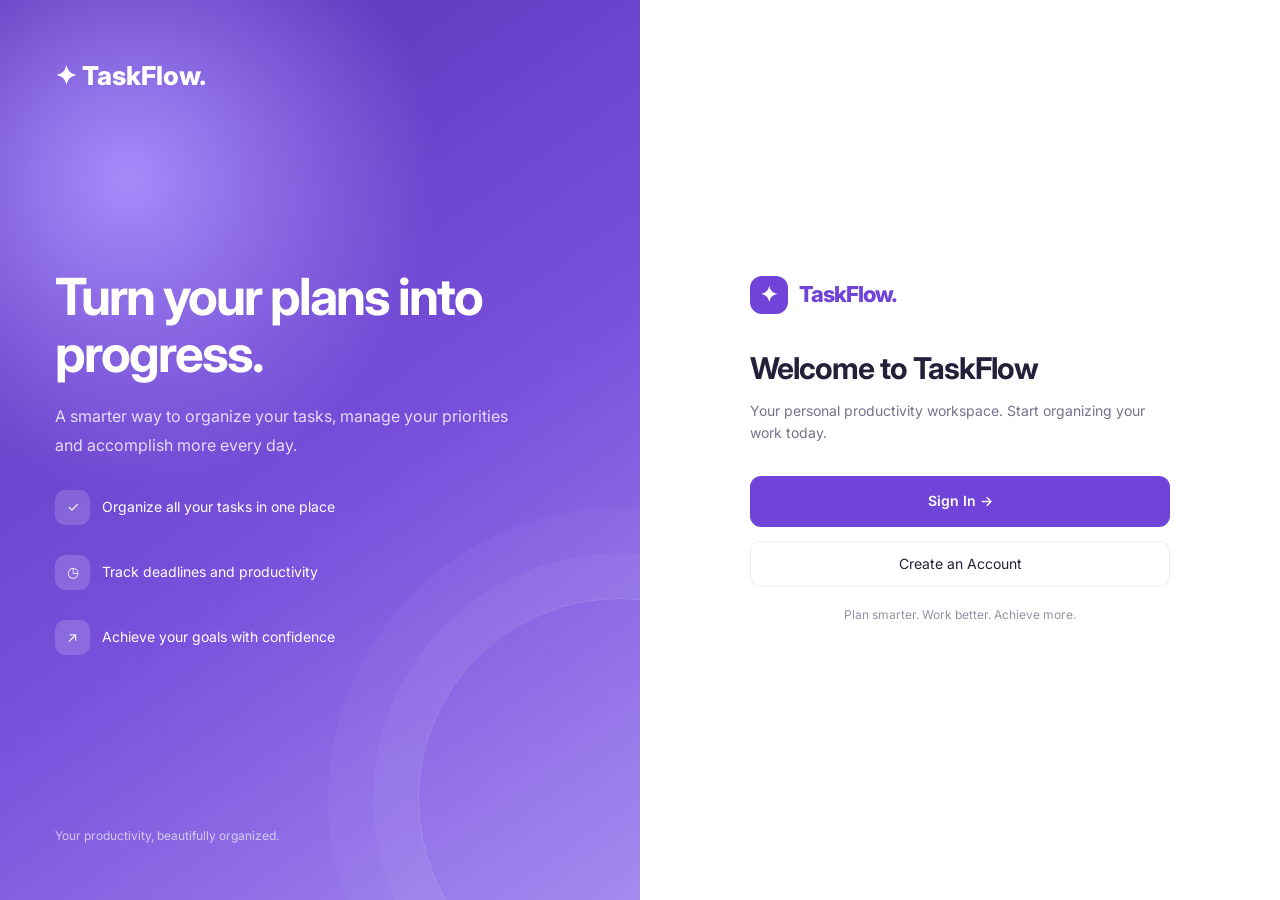
<file: frontend/index.html>
<!DOCTYPE html>
<html lang="en">
<head>
    <meta charset="UTF-8">
    <meta name="viewport" content="width=device-width, initial-scale=1.0">
    <meta name="description" content="TaskFlow productivity and task management workspace">
    <title>TaskFlow | Organize Your Work</title>
    <link rel="stylesheet" href="css/style.css">
    <link rel="stylesheet" href="css/auth.css">
</head>
<body>

<div class="auth-page">

    <section class="auth-visual">
        <div class="auth-brand">✦ TaskFlow.</div>

        <div class="auth-hero">
            <h1>Turn your plans into progress.</h1>

            <p>
                A smarter way to organize your tasks,
                manage your priorities and accomplish
                more every day.
            </p>

            <div class="auth-feature">
                <span>✓</span>
                Organize all your tasks in one place
            </div>

            <div class="auth-feature">
                <span>◷</span>
                Track deadlines and productivity
            </div>

            <div class="auth-feature">
                <span>↗</span>
                Achieve your goals with confidence
            </div>
        </div>

        <div class="auth-visual-footer">
            Your productivity, beautifully organized.
        </div>
    </section>

    <section class="auth-form-side">

        <div class="auth-form">

            <div class="brand" style="padding:0;margin-bottom:30px">
                <span class="brand-icon">✦</span>
                <span class="brand-name">TaskFlow.</span>
            </div>

            <h2>Welcome to TaskFlow</h2>

            <p class="auth-description">
                Your personal productivity workspace.
                Start organizing your work today.
            </p>

            <a href="login.html"
               class="primary-btn"
               style="display:block;text-align:center;margin-bottom:14px">
                Sign In →
            </a>

            <a href="register.html"
               class="secondary-btn"
               style="display:block;text-align:center">
                Create an Account
            </a>

            <p class="auth-note">
                Plan smarter. Work better. Achieve more.
            </p>

        </div>

    </section>

</div>

</body>
</html>
</file>
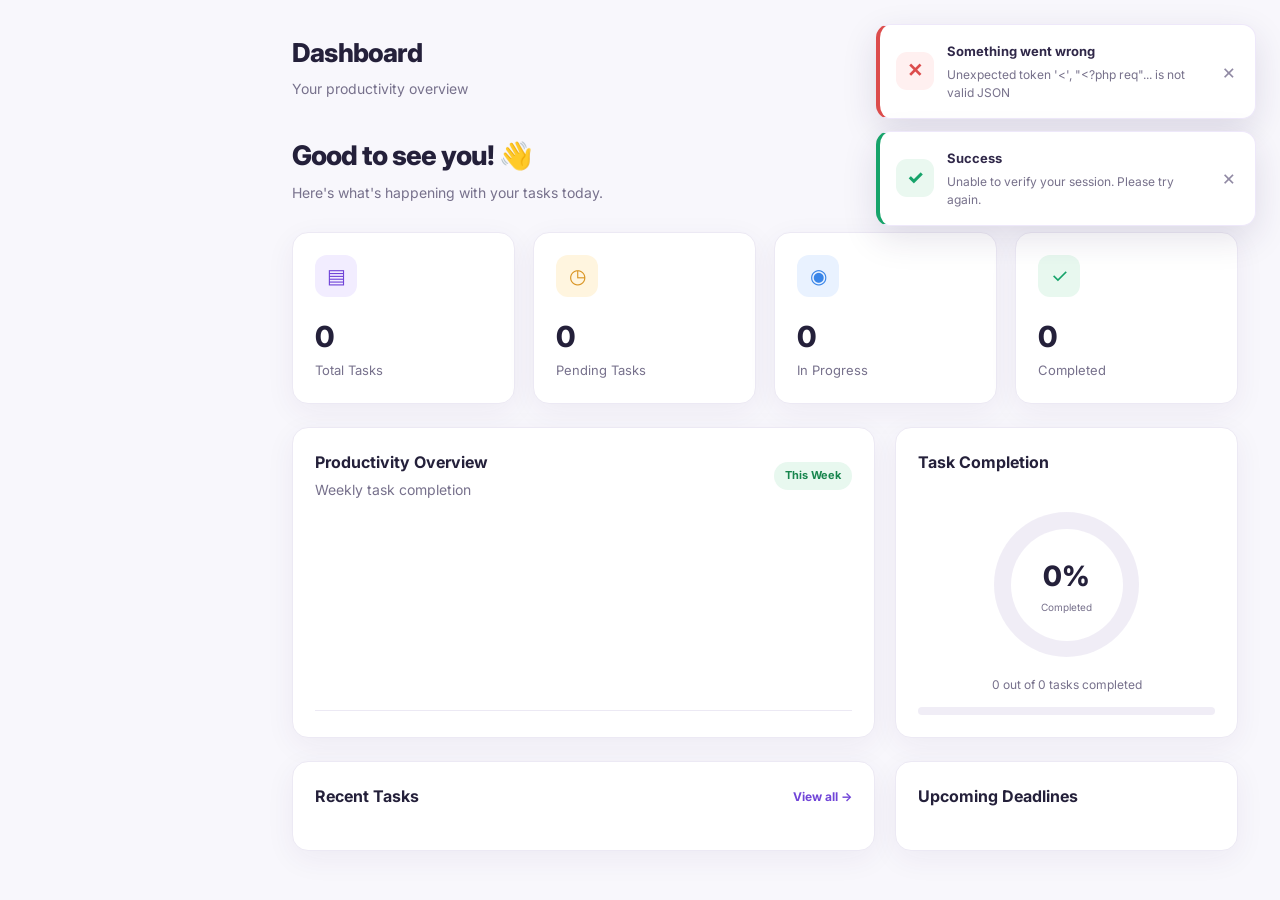
<file: frontend/dashboard.html>
<!DOCTYPE html>
<html lang="en">
<head>
    <meta charset="UTF-8">
    <meta name="viewport" content="width=device-width, initial-scale=1.0">
    <title>Dashboard | TaskFlow</title>
    <link rel="stylesheet" href="css/style.css">
    <link rel="stylesheet" href="css/responsive.css">
</head>
<body>
<div class="app-container">
    <div id="appSidebar"></div>

    <main class="main-content">
        <header class="topbar">
            <div style="display:flex;align-items:center;gap:12px">
                <button class="mobile-toggle" id="mobileToggle" aria-label="Open navigation">☰</button>
                <div>
                    <h1 class="page-title">Dashboard</h1>
                    <p class="page-subtitle">Your productivity overview</p>
                </div>
            </div>
            <button class="primary-btn" onclick="openTaskModal()">+ Add New Task</button>
        </header>

        <section class="welcome-section">
            <h1>Good to see you! 👋</h1>
            <p>Here's what's happening with your tasks today.</p>
        </section>

        <section class="stat-grid">
            <div class="stat-card">
                <div class="stat-icon">▤</div>
                <div class="stat-value" id="totalTasks">0</div>
                <div class="stat-label">Total Tasks</div>
            </div>
            <div class="stat-card">
                <div class="stat-icon" style="background:#FFF5DF;color:#D99422">◷</div>
                <div class="stat-value" id="pendingTasks">0</div>
                <div class="stat-label">Pending Tasks</div>
            </div>
            <div class="stat-card">
                <div class="stat-icon" style="background:#E9F2FF;color:#3985E8">◉</div>
                <div class="stat-value" id="progressTasks">0</div>
                <div class="stat-label">In Progress</div>
            </div>
            <div class="stat-card">
                <div class="stat-icon" style="background:#E8F8EF;color:#16A36A">✓</div>
                <div class="stat-value" id="completedTasks">0</div>
                <div class="stat-label">Completed</div>
            </div>
        </section>

        <section class="dashboard-grid">
            <div class="card">
                <div class="section-heading">
                    <div>
                        <h2>Productivity Overview</h2>
                        <p class="page-subtitle">Weekly task completion</p>
                    </div>
                    <span class="status completed">This Week</span>
                </div>
                <div class="chart-area" id="productivityChart"></div>
            </div>

            <div class="card">
                <div class="section-heading"><h2>Task Completion</h2></div>
                <div style="text-align:center;padding:18px 0">
                    <div id="completionCircle" style="width:145px;height:145px;border-radius:50%;margin:auto;display:grid;place-items:center;background:conic-gradient(#7044D8 0% 0%,#F0EDF6 0% 100%)">
                        <div style="width:112px;height:112px;border-radius:50%;background:white;display:grid;place-items:center">
                            <div>
                                <div id="completionPercent" style="font-size:28px;font-weight:800;text-align:center">0%</div>
                                <div style="color:#77718C;font-size:10px;text-align:center">Completed</div>
                            </div>
                        </div>
                    </div>
                </div>
                <p id="completionText" style="text-align:center;color:var(--muted);font-size:12px">0 out of 0 tasks completed</p>
                <div class="completion-bar">
                    <div class="completion-fill" id="completionFill" style="width:0%"></div>
                </div>
            </div>
        </section>

        <section class="dashboard-grid">
            <div class="card">
                <div class="section-heading">
                    <h2>Recent Tasks</h2>
                    <a href="tasks.html" class="text-link">View all →</a>
                </div>
                <div id="recentTasks"></div>
            </div>

            <div class="card">
                <div class="section-heading"><h2>Upcoming Deadlines</h2></div>
                <div id="upcomingDeadlines"></div>
            </div>
        </section>
    </main>
</div>

<div class="modal-overlay" id="taskModal">
    <div class="modal">
        <div class="modal-header">
            <h2 id="modalTitle">Create New Task</h2>
            <button class="modal-close" onclick="closeTaskModal()" aria-label="Close modal">×</button>
        </div>
        <form id="taskForm">
            <input type="hidden" name="id">
            <div class="form-group">
                <label class="form-label">Task Title</label>
                <input class="form-input" type="text" name="title" maxlength="200" placeholder="What needs to be done?" required>
            </div>
            <div class="form-group">
                <label class="form-label">Description</label>
                <textarea class="form-input" name="description" rows="3" placeholder="Add task details..."></textarea>
            </div>
            <div class="form-group">
                <label class="form-label">Status</label>
                <select class="form-input" name="status">
                    <option>Pending</option><option>In Progress</option><option>Completed</option>
                </select>
            </div>
            <div class="form-group">
                <label class="form-label">Priority</label>
                <select class="form-input" name="priority">
                    <option>Low</option><option selected>Medium</option><option>High</option>
                </select>
            </div>
            <div class="form-group">
                <label class="form-label">Due Date</label>
                <input class="form-input" type="date" name="due_date">
            </div>
            <div class="modal-actions">
                <button type="button" class="secondary-btn" onclick="closeTaskModal()">Cancel</button>
                <button type="submit" class="primary-btn">Save Task</button>
            </div>
        </form>
    </div>
</div>

<script src="js/app.js"></script>
<script src="js/dashboard.js"></script>
</body>
</html>
</file>
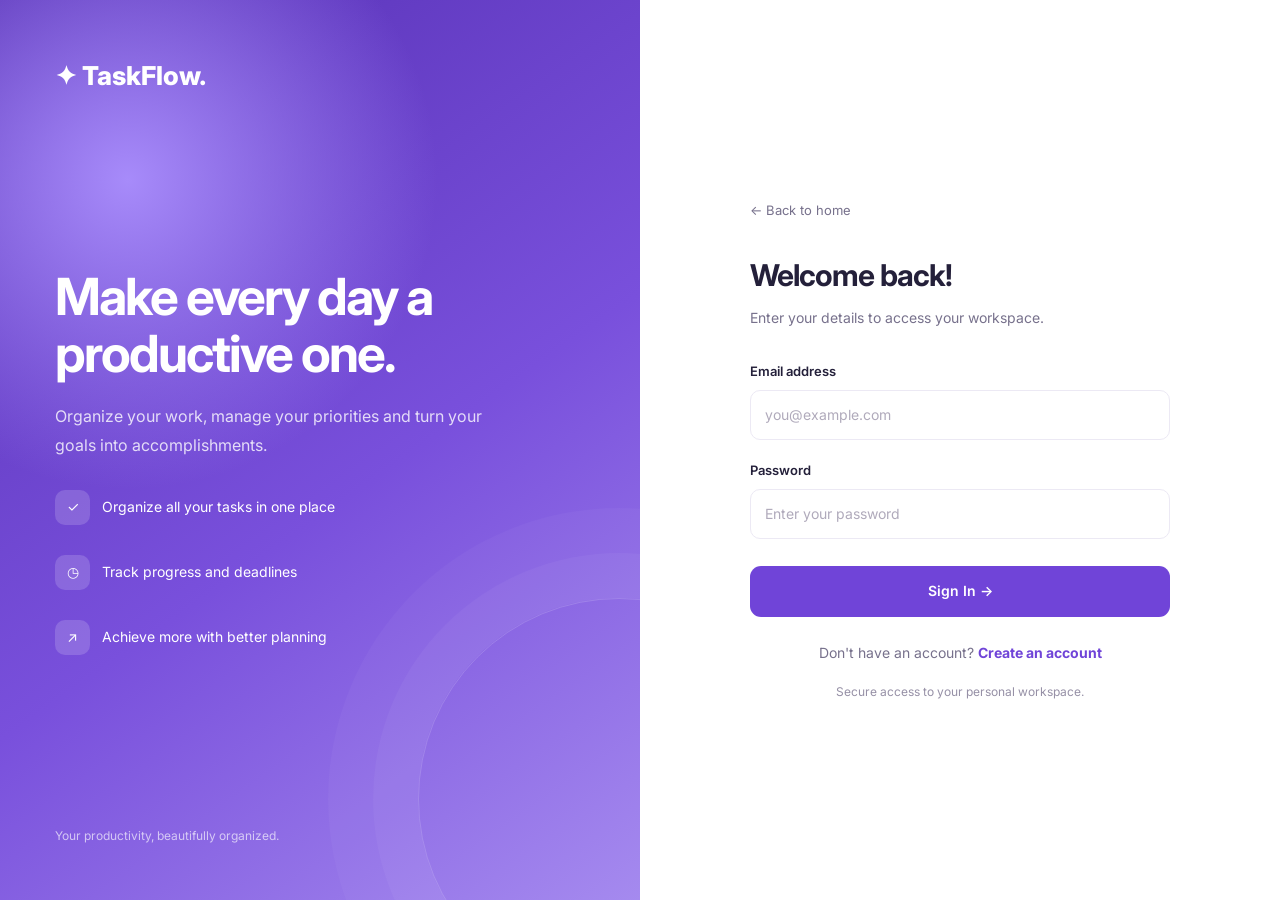
<file: frontend/login.html>
<!DOCTYPE html>
<html lang="en">
<head>
    <meta charset="UTF-8">
    <meta name="viewport" content="width=device-width, initial-scale=1.0">
    <title>Login | TaskFlow</title>
    <link rel="stylesheet" href="css/style.css">
    <link rel="stylesheet" href="css/auth.css">
</head>
<body>

<div class="auth-page">

    <section class="auth-visual">

        <div class="auth-brand">✦ TaskFlow.</div>

        <div class="auth-hero">
            <h1>Make every day a productive one.</h1>

            <p>
                Organize your work, manage your priorities
                and turn your goals into accomplishments.
            </p>

            <div class="auth-feature">
                <span>✓</span>
                Organize all your tasks in one place
            </div>

            <div class="auth-feature">
                <span>◷</span>
                Track progress and deadlines
            </div>

            <div class="auth-feature">
                <span>↗</span>
                Achieve more with better planning
            </div>
        </div>

        <div class="auth-visual-footer">
            Your productivity, beautifully organized.
        </div>

    </section>

    <section class="auth-form-side">

        <div class="auth-form">

            <a href="index.html" class="auth-back">
                ← Back to home
            </a>

            <h2>Welcome back!</h2>

            <p class="auth-description">
                Enter your details to access your workspace.
            </p>

            <form id="loginForm">

                <div class="form-group">
                    <label class="form-label" for="email">
                        Email address
                    </label>

                    <input
                        class="form-input"
                        type="email"
                        id="email"
                        name="email"
                        placeholder="you@example.com"
                        autocomplete="email"
                        required
                    >
                </div>

                <div class="form-group">
                    <label class="form-label" for="password">
                        Password
                    </label>

                    <input
                        class="form-input"
                        type="password"
                        id="password"
                        name="password"
                        placeholder="Enter your password"
                        autocomplete="current-password"
                        required
                    >
                </div>

                <button class="primary-btn" type="submit">
                    Sign In →
                </button>

            </form>

            <p class="auth-switch">
                Don't have an account?
                <a href="register.html">Create an account</a>
            </p>

            <p class="auth-note">
                Secure access to your personal workspace.
            </p>

        </div>

    </section>

</div>

<script src="js/app.js"></script>
<script src="js/auth.js"></script>
</body>
</html>
</file>
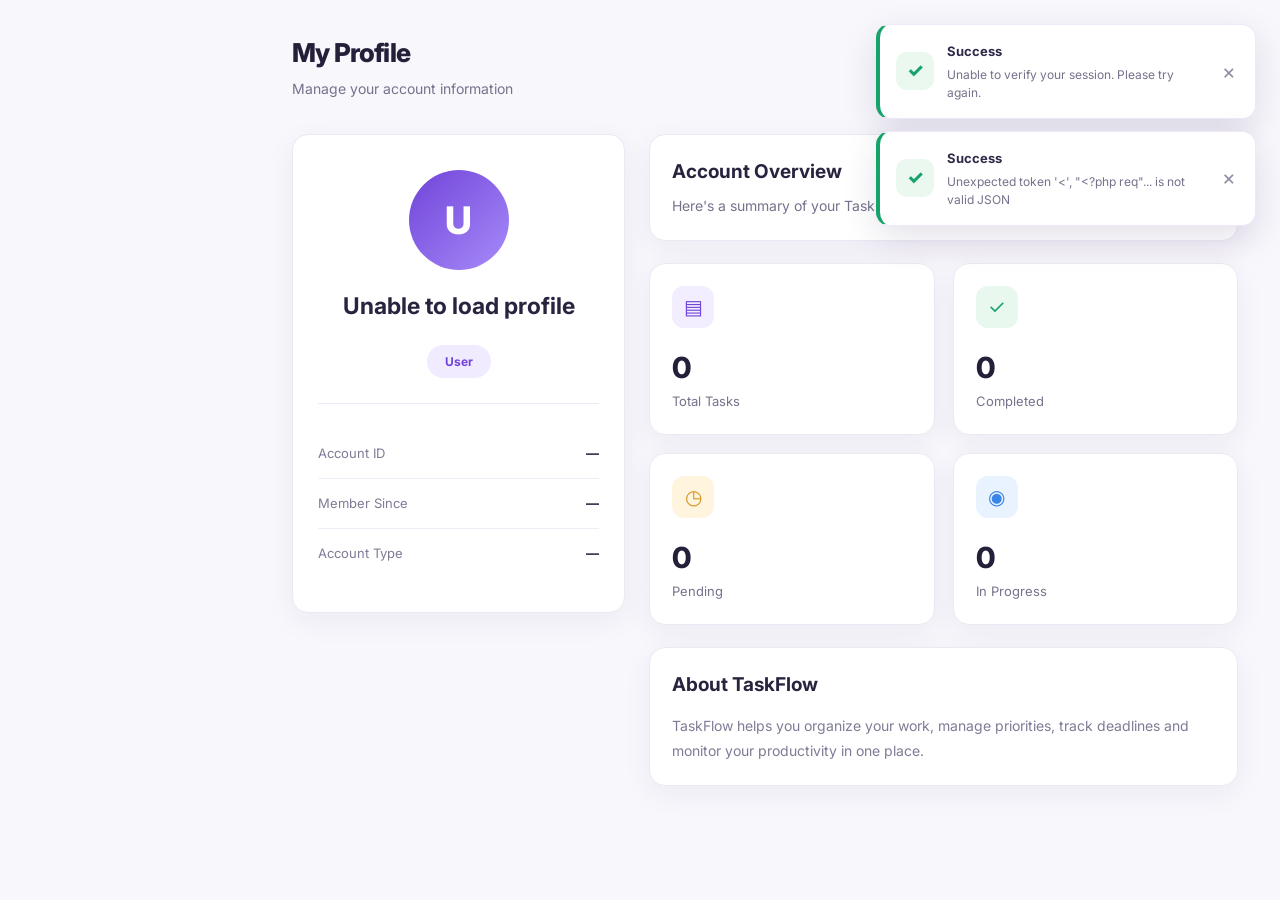
<file: frontend/profile.html>
<!DOCTYPE html>
<html lang="en">
<head>
    <meta charset="UTF-8">
    <meta name="viewport" content="width=device-width, initial-scale=1.0">
    <title>My Profile | TaskFlow</title>
    <link rel="stylesheet" href="css/style.css">
    <link rel="stylesheet" href="css/responsive.css">
    <link rel="stylesheet" href="css/profile.css">
</head>
<body>

<div class="app-container">
    <div id="appSidebar"></div>

    <main class="main-content">
        <header class="topbar">
            <div style="display:flex;align-items:center;gap:12px">
                <button class="mobile-toggle" id="mobileToggle"
                        aria-label="Open navigation">☰</button>
                <div>
                    <h1 class="page-title">My Profile</h1>
                    <p class="page-subtitle">Manage your account information</p>
                </div>
            </div>
        </header>

        <section class="profile-layout">
            <div class="card profile-card">
                <div class="profile-avatar" id="profileAvatar">U</div>

                <h2 id="profileName">Loading profile...</h2>
                <p id="profileEmail" class="page-subtitle"></p>

                <span class="profile-role" id="profileRole">User</span>

                <div class="profile-divider"></div>

                <div class="profile-detail">
                    <span>Account ID</span>
                    <strong id="profileId">—</strong>
                </div>

                <div class="profile-detail">
                    <span>Member Since</span>
                    <strong id="profileJoined">—</strong>
                </div>

                <div class="profile-detail">
                    <span>Account Type</span>
                    <strong id="profileAccountType">—</strong>
                </div>
            </div>

            <div class="profile-right">
                <div class="card profile-welcome">
                    <h2>Account Overview</h2>
                    <p class="page-subtitle">
                        Here's a summary of your TaskFlow activity.
                    </p>
                </div>

                <section class="profile-stat-grid">
                    <div class="stat-card">
                        <div class="stat-icon">▤</div>
                        <div class="stat-value" id="profileTotal">0</div>
                        <div class="stat-label">Total Tasks</div>
                    </div>

                    <div class="stat-card">
                        <div class="stat-icon"
                             style="background:#E8F8EF;color:#16A36A">✓</div>
                        <div class="stat-value" id="profileCompleted">0</div>
                        <div class="stat-label">Completed</div>
                    </div>

                    <div class="stat-card">
                        <div class="stat-icon"
                             style="background:#FFF5DF;color:#D99422">◷</div>
                        <div class="stat-value" id="profilePending">0</div>
                        <div class="stat-label">Pending</div>
                    </div>

                    <div class="stat-card">
                        <div class="stat-icon"
                             style="background:#E9F2FF;color:#3985E8">◉</div>
                        <div class="stat-value" id="profileProgress">0</div>
                        <div class="stat-label">In Progress</div>
                    </div>
                </section>

                <div class="card profile-about">
                    <h2>About TaskFlow</h2>
                    <p>
                        TaskFlow helps you organize your work, manage priorities,
                        track deadlines and monitor your productivity in one place.
                    </p>
                </div>
            </div>
        </section>
    </main>
</div>

<script src="js/app.js"></script>
<script src="js/profile.js"></script>

</body>
</html>
</file>
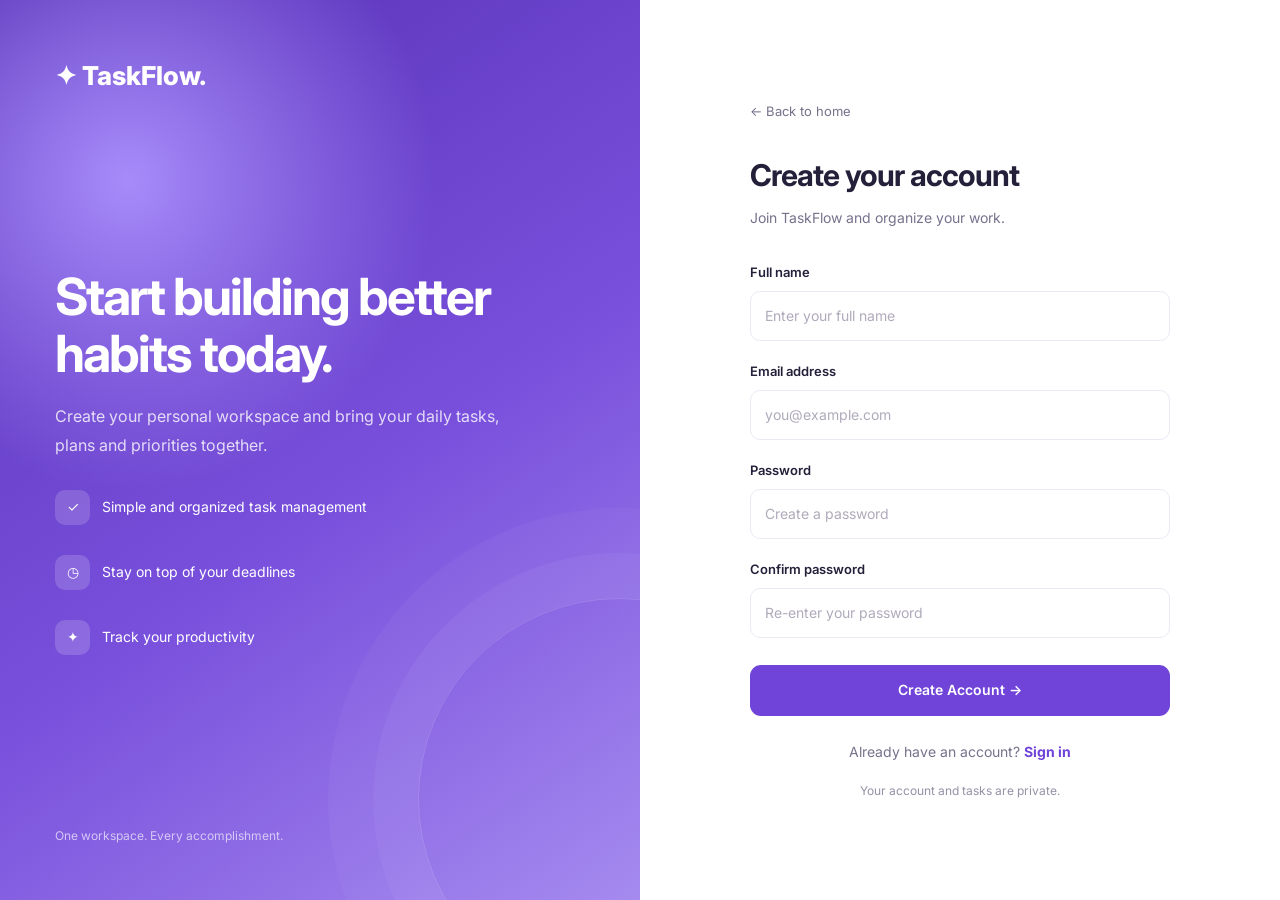
<file: frontend/register.html>
<!DOCTYPE html>
<html lang="en">
<head>
    <meta charset="UTF-8">
    <meta name="viewport" content="width=device-width, initial-scale=1.0">
    <title>Create Account | TaskFlow</title>
    <link rel="stylesheet" href="css/style.css">
    <link rel="stylesheet" href="css/auth.css">
</head>
<body>

<div class="auth-page">

    <section class="auth-visual">

        <div class="auth-brand">✦ TaskFlow.</div>

        <div class="auth-hero">
            <h1>Start building better habits today.</h1>

            <p>
                Create your personal workspace and bring
                your daily tasks, plans and priorities together.
            </p>

            <div class="auth-feature">
                <span>✓</span>
                Simple and organized task management
            </div>

            <div class="auth-feature">
                <span>◷</span>
                Stay on top of your deadlines
            </div>

            <div class="auth-feature">
                <span>✦</span>
                Track your productivity
            </div>
        </div>

        <div class="auth-visual-footer">
            One workspace. Every accomplishment.
        </div>

    </section>

    <section class="auth-form-side">

        <div class="auth-form">

            <a href="index.html" class="auth-back">
                ← Back to home
            </a>

            <h2>Create your account</h2>

            <p class="auth-description">
                Join TaskFlow and organize your work.
            </p>

            <form id="registerForm">

                <div class="form-group">
                    <label class="form-label" for="name">
                        Full name
                    </label>

                    <input
                        class="form-input"
                        type="text"
                        id="name"
                        name="name"
                        placeholder="Enter your full name"
                        maxlength="100"
                        autocomplete="name"
                        required
                    >
                </div>

                <div class="form-group">
                    <label class="form-label" for="email">
                        Email address
                    </label>

                    <input
                        class="form-input"
                        type="email"
                        id="email"
                        name="email"
                        placeholder="you@example.com"
                        autocomplete="email"
                        required
                    >
                </div>

                <div class="form-group">
                    <label class="form-label" for="password">
                        Password
                    </label>

                    <input
                        class="form-input"
                        type="password"
                        id="password"
                        name="password"
                        placeholder="Create a password"
                        minlength="8"
                        autocomplete="new-password"
                        required
                    >
                </div>

                <div class="form-group">
                    <label class="form-label" for="confirm_password">
                        Confirm password
                    </label>

                    <input
                        class="form-input"
                        type="password"
                        id="confirm_password"
                        name="confirm_password"
                        placeholder="Re-enter your password"
                        minlength="8"
                        autocomplete="new-password"
                        required
                    >
                </div>

                <button class="primary-btn" type="submit">
                    Create Account →
                </button>

            </form>

            <p class="auth-switch">
                Already have an account?
                <a href="login.html">Sign in</a>
            </p>

            <p class="auth-note">
                Your account and tasks are private.
            </p>

        </div>

    </section>

</div>

<script src="js/app.js"></script>
<script src="js/auth.js"></script>
</body>
</html>
</file>
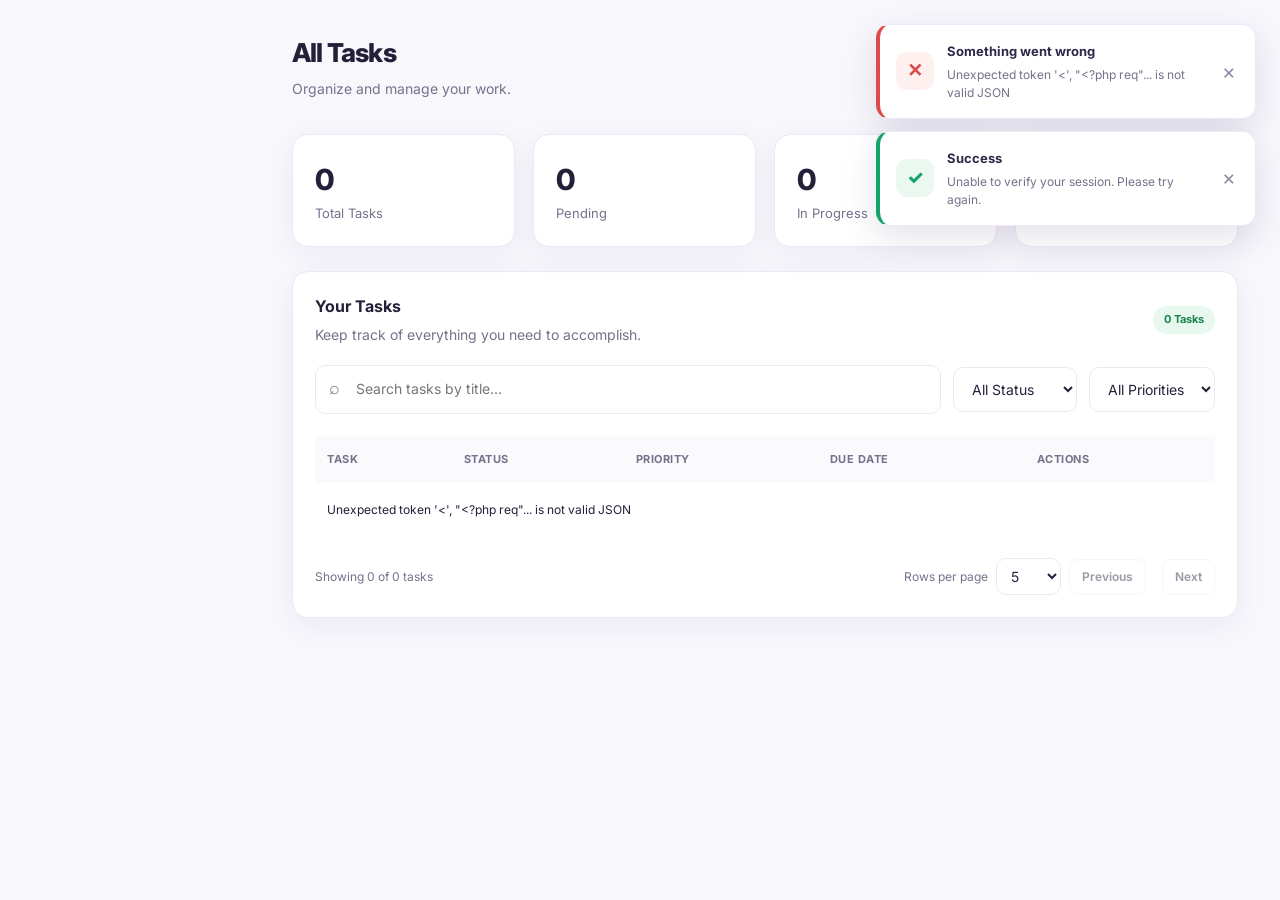
<file: frontend/tasks.html>
<!DOCTYPE html>
<html lang="en">
<head>
    <meta charset="UTF-8">
    <meta name="viewport" content="width=device-width, initial-scale=1.0">
    <title>All Tasks | TaskFlow</title>
    <link rel="stylesheet" href="css/style.css">
    <link rel="stylesheet" href="css/responsive.css">
</head>
<body>
<div class="app-container">
    <div id="appSidebar"></div>

    <main class="main-content">
        <header class="topbar">
            <div style="display:flex;align-items:center;gap:12px">
                <button class="mobile-toggle" id="mobileToggle" aria-label="Open navigation">☰</button>
                <div>
                    <h1 class="page-title">All Tasks</h1>
                    <p class="page-subtitle">Organize and manage your work.</p>
                </div>
            </div>
            <button class="primary-btn" onclick="openTaskModal()">+ Add New Task</button>
        </header>

        <section class="stat-grid">
            <div class="stat-card"><div class="stat-value" id="totalTasks">0</div><div class="stat-label">Total Tasks</div></div>
            <div class="stat-card"><div class="stat-value" id="pendingTasks">0</div><div class="stat-label">Pending</div></div>
            <div class="stat-card"><div class="stat-value" id="progressTasks">0</div><div class="stat-label">In Progress</div></div>
            <div class="stat-card"><div class="stat-value" id="completedTasks">0</div><div class="stat-label">Completed</div></div>
        </section>

        <section class="card" style="margin-top:24px">
            <div class="section-heading">
                <div>
                    <h2>Your Tasks</h2>
                    <p class="page-subtitle">Keep track of everything you need to accomplish.</p>
                </div>
                <span class="status completed" id="taskCount">0 Tasks</span>
            </div>

            <div class="task-toolbar">
                <div class="search-box">
                    <span class="search-symbol">⌕</span>
                    <input type="search" id="taskSearch" placeholder="Search tasks by title..." aria-label="Search tasks by title">
                </div>
                <select class="filter-select" id="statusFilter" aria-label="Filter by status">
                    <option value="">All Status</option>
                    <option>Pending</option><option>In Progress</option><option>Completed</option>
                </select>
                <select class="filter-select" id="priorityFilter" aria-label="Filter by priority">
                    <option value="">All Priorities</option>
                    <option>High</option><option>Medium</option><option>Low</option>
                </select>
            </div>

            <div class="task-table-wrapper">
                <table class="task-table">
                    <thead>
                        <tr><th>Task</th><th>Status</th><th>Priority</th><th>Due Date</th><th>Actions</th></tr>
                    </thead>
                    <tbody id="taskTableBody"></tbody>
                </table>
                <div id="emptyState" class="task-empty" style="display:none">No tasks match your search.</div>
            </div>
            <div class="pagination-footer">
                <span id="showingTasks" class="pagination-info">
                    Showing 0 of 0 tasks
                </span>

                <div class="pagination-controls">
                    <label for="pageSize">Rows per page</label>
                    <select id="pageSize" class="filter-select">
                        <option value="5" selected>5</option>
                        <option value="10">10</option>
                    </select>

                    <button type="button" id="prevPage"
                            class="pagination-btn" disabled>
                        Previous
                    </button>

                    <div id="pageNumbers" class="page-numbers"></div>

                    <button type="button" id="nextPage"
                            class="pagination-btn" disabled>
                        Next
                    </button>
                </div>
            </div>
        </section>
    </main>
</div>

<div class="modal-overlay" id="taskModal">
    <div class="modal">
        <div class="modal-header">
            <h2 id="modalTitle">Create New Task</h2>
            <button class="modal-close" onclick="closeTaskModal()" aria-label="Close modal">×</button>
        </div>
        <form id="taskForm">
            <input type="hidden" name="id">
            <div class="form-group">
                <label class="form-label">Task Title</label>
                <input class="form-input" type="text" name="title" maxlength="200" placeholder="Enter task title" required>
            </div>
            <div class="form-group">
                <label class="form-label">Description</label>
                <textarea class="form-input" name="description" rows="3" placeholder="Describe your task"></textarea>
            </div>
            <div class="form-group">
                <label class="form-label">Status</label>
                <select class="form-input" name="status"><option>Pending</option><option>In Progress</option><option>Completed</option></select>
            </div>
            <div class="form-group">
                <label class="form-label">Priority</label>
                <select class="form-input" name="priority"><option>Low</option><option selected>Medium</option><option>High</option></select>
            </div>
            <div class="form-group">
                <label class="form-label">Due Date</label>
                <input class="form-input" type="date" name="due_date">
            </div>
            <div class="modal-actions">
                <button type="button" class="secondary-btn" onclick="closeTaskModal()">Cancel</button>
                <button type="submit" class="primary-btn">Save Task</button>
            </div>
        </form>
    </div>
</div>

<script src="js/app.js"></script>
<script src="js/tasks.js"></script>
</body>
</html>
</file>
<file: frontend/css/style.css>
@import url('https://fonts.googleapis.com/css2?family=Inter:wght@400;500;600;700;800&display=swap');

:root {
    --primary: #7044D8;
    --primary-dark: #5B35BD;
    --lavender: #A78BFA;
    --background: #F8F7FC;
    --surface: #FFFFFF;
    --text: #24203A;
    --muted: #77718C;
    --border: #ECE9F4;
    --success: #16A36A;
    --warning: #D99422;
    --info: #3985E8;
    --danger: #DC5454;
    --radius: 16px;
    --shadow: 0 8px 30px rgba(60, 40, 100, 0.06);
}

* {
    margin: 0;
    padding: 0;
    box-sizing: border-box;
}

body {
    font-family: 'Inter', -apple-system, BlinkMacSystemFont,
                 'Segoe UI', sans-serif;
    background: var(--background);
    color: var(--text);
    font-size: 14px;
    line-height: 1.6;
}

button, input, textarea, select {
    font: inherit;
}

button {
    cursor: pointer;
}

a {
    text-decoration: none;
    color: inherit;
}

button:focus-visible,
input:focus-visible,
a:focus-visible {
    outline: 3px solid rgba(112, 68, 216, .25);
    outline-offset: 2px;
}

.app-container {
    min-height: 100vh;
    display: flex;
}

.sidebar {
    width: 250px;
    min-height: 100vh;
    background: #FFFFFF;
    border-right: 1px solid var(--border);
    padding: 28px 18px;
    position: fixed;
    inset: 0 auto 0 0;
    z-index: 50;
    transition: transform .3s ease;
}

.brand {
    display: flex;
    align-items: center;
    gap: 11px;
    padding: 0 12px;
    margin-bottom: 42px;
}

.brand-icon {
    width: 38px;
    height: 38px;
    border-radius: 12px;
    background: var(--primary);
    color: white;
    display: grid;
    place-items: center;
    font-size: 21px;
    font-weight: 800;
}

.brand-name {
    font-size: 22px;
    font-weight: 800;
    letter-spacing: -1px;
    color: var(--primary);
}

.nav-label {
    color: #A19BB1;
    font-size: 10px;
    font-weight: 700;
    letter-spacing: 1.4px;
    text-transform: uppercase;
    padding: 0 12px;
    margin: 24px 0 10px;
}

.nav-link {
    display: flex;
    align-items: center;
    gap: 13px;
    padding: 12px 14px;
    margin-bottom: 5px;
    color: var(--muted);
    font-weight: 500;
    border-radius: 10px;
    transition: .2s;
}

.nav-link:hover,
.nav-link.active {
    color: var(--primary);
    background: #F2EDFF;
}

.nav-link.active {
    font-weight: 700;
}

.nav-icon {
    width: 20px;
    text-align: center;
    font-size: 17px;
}

.main-content {
    margin-left: 250px;
    width: calc(100% - 250px);
    padding: 32px 42px;
}

.topbar {
    display: flex;
    align-items: center;
    justify-content: space-between;
    gap: 20px;
    margin-bottom: 34px;
}

.page-title {
    font-size: 26px;
    font-weight: 800;
    letter-spacing: -.8px;
}

.page-subtitle {
    color: var(--muted);
    margin-top: 4px;
}

.primary-btn {
    background: var(--primary);
    color: white;
    border: none;
    padding: 12px 19px;
    border-radius: 11px;
    font-weight: 600;
    transition: .2s;
}

.primary-btn:hover {
    background: var(--primary-dark);
    transform: translateY(-1px);
    box-shadow: 0 5px 15px rgba(112, 68, 216, .2);
}

.secondary-btn {
    background: white;
    border: 1px solid var(--border);
    color: var(--text);
    padding: 11px 16px;
    border-radius: 10px;
}

.card {
    background: var(--surface);
    border: 1px solid var(--border);
    border-radius: var(--radius);
    padding: 22px;
    box-shadow: var(--shadow);
}

.stat-grid {
    display: grid;
    grid-template-columns: repeat(4, minmax(0, 1fr));
    gap: 18px;
}

.stat-card {
    background: white;
    padding: 22px;
    border: 1px solid var(--border);
    border-radius: var(--radius);
    box-shadow: var(--shadow);
}

.stat-icon {
    width: 42px;
    height: 42px;
    display: grid;
    place-items: center;
    border-radius: 12px;
    background: #F2EDFF;
    color: var(--primary);
    font-size: 20px;
    margin-bottom: 17px;
}

.stat-value {
    font-size: 29px;
    font-weight: 800;
    letter-spacing: -1px;
}

.stat-label {
    color: var(--muted);
    font-size: 13px;
}

.status {
    display: inline-flex;
    align-items: center;
    padding: 5px 11px;
    border-radius: 20px;
    font-size: 11px;
    font-weight: 700;
}

.status.pending {
    background: #FFF5DF;
    color: #B77913;
}

.status.progress {
    background: #E9F2FF;
    color: #2873CB;
}

.status.completed {
    background: #E8F8EF;
    color: #18864E;
}

.priority.high {
    color: #DC5454;
}

.priority.medium {
    color: #D99422;
}

.priority.low {
    color: #16A36A;
}

.form-group {
    margin-bottom: 19px;
}

.form-label {
    display: block;
    font-weight: 600;
    font-size: 13px;
    margin-bottom: 8px;
}

.form-input {
    width: 100%;
    border: 1px solid var(--border);
    background: white;
    padding: 13px 14px;
    border-radius: 10px;
    outline: none;
    color: var(--text);
    transition: .2s;
}

.form-input:focus {
    border-color: var(--primary);
    box-shadow: 0 0 0 3px rgba(112,68,216,.10);
}

.form-input::placeholder {
    color: #B0AABB;
}

.mobile-toggle {
    display: none;
    border: 0;
    background: white;
    font-size: 23px;
    padding: 5px 10px;
}

@media (max-width: 1100px) {
    .stat-grid {
        grid-template-columns: repeat(2, 1fr);
    }

    .main-content {
        padding: 28px 24px;
    }
}

@media (max-width: 700px) {
    .sidebar {
        transform: translateX(-100%);
    }

    .sidebar.open {
        transform: translateX(0);
    }

    .main-content {
        margin-left: 0;
        width: 100%;
        padding: 22px 16px;
    }

    .mobile-toggle {
        display: inline-block;
    }

    .topbar {
        align-items: flex-start;
    }

    .page-title {
        font-size: 22px;
    }

    .stat-grid {
        grid-template-columns: 1fr 1fr;
        gap: 11px;
    }

    .stat-card {
        padding: 16px;
    }

    .stat-value {
        font-size: 24px;
    }
}

@media (max-width: 380px) {
    .stat-grid {
        grid-template-columns: 1fr;
    }
}

/* =========================================
   TASKFLOW DASHBOARD
========================================= */

.sidebar {
    display: flex;
    flex-direction: column;
    overflow-y: auto;
}

.sidebar-bottom {
    margin-top: auto;
    padding-top: 25px;
}

.sidebar-promo {
    background: linear-gradient(145deg, #F2EDFF, #FAF8FF);
    padding: 17px;
    border-radius: 13px;
    margin-bottom: 22px;
}

.promo-icon {
    color: var(--primary);
    font-size: 22px;
    margin-bottom: 8px;
}

.sidebar-promo strong {
    font-size: 13px;
}

.sidebar-promo p {
    color: var(--muted);
    font-size: 11px;
    margin-top: 5px;
    line-height: 1.6;
}

.sidebar-user {
    display: flex;
    align-items: center;
    gap: 11px;
    border-top: 1px solid var(--border);
    padding: 18px 5px 0;
}

.sidebar-user strong,
.sidebar-user small {
    display: block;
}

.sidebar-user strong {
    font-size: 12px;
}

.sidebar-user small {
    color: var(--muted);
    font-size: 10px;
}

.avatar {
    width: 38px;
    height: 38px;
    border-radius: 50%;
    display: grid;
    place-items: center;
    background: #EDE5FF;
    color: var(--primary);
    font-weight: 800;
}

.welcome-section {
    margin-bottom: 27px;
}

.welcome-section h1 {
    font-size: 27px;
    font-weight: 800;
    letter-spacing: -1px;
}

.welcome-section p {
    color: var(--muted);
    margin-top: 5px;
}

.dashboard-grid {
    display: grid;
    grid-template-columns: 1.7fr 1fr;
    gap: 20px;
    margin-top: 23px;
}

.section-heading {
    display: flex;
    align-items: center;
    justify-content: space-between;
    gap: 12px;
    margin-bottom: 19px;
}

.section-heading h2 {
    font-size: 16px;
    font-weight: 700;
}

.text-link {
    color: var(--primary);
    font-size: 12px;
    font-weight: 700;
}

.chart-area {
    display: flex;
    align-items: flex-end;
    justify-content: space-around;
    height: 190px;
    padding-top: 15px;
    border-bottom: 1px solid var(--border);
}

.chart-column {
    display: flex;
    flex-direction: column;
    align-items: center;
    justify-content: flex-end;
    gap: 10px;
    height: 100%;
    flex: 1;
}

.chart-bar {
    width: 26px;
    max-width: 55%;
    border-radius: 7px 7px 2px 2px;
    background: linear-gradient(180deg, #A78BFA, #7044D8);
    min-height: 10px;
    transition: .2s;
}

.chart-bar:hover {
    opacity: .75;
    transform: scaleX(1.12);
}

.chart-day {
    color: var(--muted);
    font-size: 11px;
    padding-bottom: 9px;
}

.task-row {
    display: flex;
    align-items: center;
    justify-content: space-between;
    gap: 12px;
    padding: 15px 0;
    border-bottom: 1px solid var(--border);
}

.task-row:last-child {
    border-bottom: none;
}

.task-row-title {
    font-size: 13px;
    font-weight: 600;
}

.task-row-description {
    font-size: 11px;
    color: var(--muted);
    margin-top: 4px;
}

.deadline-item {
    display: flex;
    align-items: center;
    gap: 12px;
    padding: 13px 0;
    border-bottom: 1px solid var(--border);
}

.deadline-date {
    width: 44px;
    height: 45px;
    display: grid;
    place-items: center;
    background: #F2EDFF;
    color: var(--primary);
    border-radius: 11px;
    font-weight: 800;
}

.deadline-item strong {
    font-size: 12px;
    display: block;
}

.deadline-item small {
    color: var(--muted);
    font-size: 11px;
}

.completion-bar {
    height: 8px;
    border-radius: 20px;
    background: #F0EDF6;
    overflow: hidden;
    margin-top: 12px;
}

.completion-fill {
    height: 100%;
    background: linear-gradient(90deg, #7044D8, #A78BFA);
    border-radius: 20px;
}

/* =========================================
   TASK MANAGEMENT
========================================= */

.task-toolbar {
    display: flex;
    flex-wrap: wrap;
    align-items: center;
    gap: 12px;
    margin-bottom: 22px;
}

.search-box {
    flex: 1;
    min-width: 210px;
    position: relative;
}

.search-box input {
    width: 100%;
    padding: 12px 15px 12px 40px;
    border: 1px solid var(--border);
    background: white;
    border-radius: 10px;
    outline: none;
}

.search-box input:focus {
    border-color: var(--primary);
}

.search-symbol {
    position: absolute;
    left: 14px;
    top: 9px;
    color: var(--muted);
    font-size: 18px;
}

.filter-select {
    padding: 12px 14px;
    background: white;
    border: 1px solid var(--border);
    border-radius: 10px;
    color: var(--text);
    outline: none;
}

.task-table-wrapper {
    overflow-x: auto;
    width: 100%;
}

.task-table {
    width: 100%;
    border-collapse: collapse;
    min-width: 650px;
}

.task-table th {
    text-align: left;
    padding: 15px 12px;
    color: var(--muted);
    background: #FAF9FC;
    font-size: 11px;
    text-transform: uppercase;
    letter-spacing: .5px;
}

.task-table td {
    padding: 17px 12px;
    border-bottom: 1px solid var(--border);
    font-size: 12px;
}

.task-table tr:last-child td {
    border-bottom: none;
}

.task-title {
    font-weight: 700;
    font-size: 13px;
}

.task-description {
    color: var(--muted);
    font-size: 11px;
    margin-top: 3px;
}

.action-buttons {
    display: flex;
    gap: 7px;
}

.action-btn {
    width: 32px;
    height: 32px;
    display: grid;
    place-items: center;
    border-radius: 8px;
    background: #F7F5FB;
    border: 1px solid var(--border);
    color: var(--muted);
}

.action-btn:hover {
    color: var(--primary);
    border-color: var(--lavender);
}

.task-empty {
    text-align: center;
    padding: 35px;
    color: var(--muted);
}

/* =========================================
   MODAL
========================================= */

.modal-overlay {
    display: none;
    position: fixed;
    inset: 0;
    z-index: 100;
    background: rgba(31, 24, 48, .48);
    backdrop-filter: blur(4px);
    align-items: center;
    justify-content: center;
    padding: 18px;
}

.modal-overlay.show {
    display: flex;
}

.modal {
    width: 100%;
    max-width: 500px;
    background: white;
    padding: 28px;
    border-radius: 18px;
    box-shadow: 0 20px 70px rgba(0,0,0,.15);
    max-height: 90vh;
    overflow-y: auto;
    animation: modalIn .2s ease;
}

@keyframes modalIn {
    from {
        opacity: 0;
        transform: translateY(12px);
    }
    to {
        opacity: 1;
        transform: translateY(0);
    }
}

.modal-header {
    display: flex;
    justify-content: space-between;
    align-items: center;
    margin-bottom: 22px;
}

.modal-header h2 {
    font-size: 19px;
}

.modal-close {
    border: none;
    background: #F3F0F8;
    width: 33px;
    height: 33px;
    border-radius: 9px;
    font-size: 20px;
    color: var(--muted);
}

.modal-actions {
    display: flex;
    justify-content: flex-end;
    gap: 10px;
    margin-top: 22px;
}

/* =========================================
   MOBILE RESPONSIVENESS
========================================= */

@media (max-width: 950px) {
    .dashboard-grid {
        grid-template-columns: 1fr;
    }
}

@media (max-width: 700px) {
    .welcome-section h1 {
        font-size: 23px;
    }

    .task-toolbar {
        align-items: stretch;
    }

    .search-box {
        flex-basis: 100%;
    }

    .filter-select {
        flex: 1;
        min-width: 0;
    }

    .modal {
        padding: 21px;
    }

    .task-table-wrapper {
        margin: 0 -5px;
    }
}
</file>
<file: frontend/css/auth.css>
.auth-page {
    min-height: 100vh;
    display: grid;
    grid-template-columns: 1fr 1fr;
    background: white;
}

.auth-visual {
    background:
        radial-gradient(circle at 20% 20%, #A78BFA 0, transparent 35%),
        linear-gradient(145deg, #5630B4, #7950DC 55%, #A58AEF);
    color: white;
    padding: 55px;
    display: flex;
    flex-direction: column;
    justify-content: space-between;
    overflow: hidden;
    position: relative;
}

.auth-visual::after {
    content: "";
    position: absolute;
    width: 400px;
    height: 400px;
    border: 1px solid rgba(255,255,255,.16);
    border-radius: 50%;
    right: -180px;
    bottom: -100px;
    box-shadow:
        0 0 0 45px rgba(255,255,255,.04),
        0 0 0 90px rgba(255,255,255,.03);
}

.auth-brand {
    font-size: 26px;
    font-weight: 800;
}

.auth-hero {
    max-width: 470px;
    position: relative;
    z-index: 1;
}

.auth-hero h1 {
    font-size: clamp(35px, 4vw, 55px);
    line-height: 1.12;
    letter-spacing: -2px;
    margin-bottom: 20px;
}

.auth-hero p {
    color: rgba(255,255,255,.8);
    font-size: 16px;
    line-height: 1.8;
}

.auth-feature {
    margin-top: 30px;
    display: flex;
    align-items: center;
    gap: 12px;
    font-size: 14px;
}

.auth-feature span {
    background: rgba(255,255,255,.16);
    width: 35px;
    height: 35px;
    display: grid;
    place-items: center;
    border-radius: 10px;
}

.auth-visual-footer {
    color: rgba(255,255,255,.65);
    font-size: 12px;
}

.auth-form-side {
    display: flex;
    align-items: center;
    justify-content: center;
    padding: 45px 30px;
}

.auth-form {
    width: 100%;
    max-width: 420px;
}

.auth-form h2 {
    font-size: 30px;
    letter-spacing: -1px;
    margin-bottom: 8px;
}

.auth-description {
    color: var(--muted);
    margin-bottom: 32px;
}

.auth-form .form-group {
    margin-bottom: 20px;
}

.auth-form .primary-btn {
    width: 100%;
    padding: 14px;
    margin-top: 7px;
}

.auth-switch {
    text-align: center;
    color: var(--muted);
    margin-top: 25px;
}

.auth-switch a {
    color: var(--primary);
    font-weight: 700;
}

.auth-back {
    color: var(--muted);
    display: inline-block;
    margin-bottom: 30px;
    font-size: 13px;
}

.auth-note {
    color: #9690A6;
    font-size: 12px;
    margin-top: 18px;
    text-align: center;
}

@media (max-width: 800px) {
    .auth-page {
        grid-template-columns: 1fr;
    }

    .auth-visual {
        display: none;
    }

    .auth-form-side {
        min-height: 100vh;
        padding: 35px 23px;
    }
}
</file>
<file: frontend/css/responsive.css>
/* =========================================
   TASKFLOW - RESPONSIVE LAYOUT
========================================= */

/* Pagination */
.pagination-footer {
    display: flex;
    justify-content: space-between;
    align-items: center;
    flex-wrap: wrap;
    gap: 14px;
    margin-top: 22px;
}

.pagination-info {
    color: var(--muted);
    font-size: 12px;
}

.pagination-controls {
    display: flex;
    align-items: center;
    justify-content: flex-end;
    flex-wrap: wrap;
    gap: 8px;
}

.pagination-controls label {
    color: var(--muted);
    font-size: 12px;
}

.pagination-controls .filter-select {
    min-width: 65px;
    padding: 8px 10px;
}

.pagination-btn {
    min-height: 36px;
    padding: 7px 12px;
    border: 1px solid var(--border);
    border-radius: 9px;
    background: #fff;
    color: var(--text);
    font-size: 12px;
    font-weight: 600;
    cursor: pointer;
    transition: .2s ease;
}

.pagination-btn:hover:not(:disabled) {
    border-color: var(--primary);
    color: var(--primary);
    background: #F7F3FF;
}

.pagination-btn.active {
    background: var(--primary);
    border-color: var(--primary);
    color: white;
}

.pagination-btn:disabled {
    opacity: .45;
    cursor: not-allowed;
}

.page-numbers {
    display: flex;
    align-items: center;
    gap: 5px;
}

/* Mobile navigation */
.mobile-toggle {
    display: none;
    border: 1px solid var(--border);
    background: white;
    color: var(--text);
    border-radius: 9px;
    padding: 8px 11px;
    font-size: 18px;
}

/* Tablet */
@media (max-width: 1100px) {
    .main-content {
        padding: 28px 24px;
    }

    .stat-grid {
        grid-template-columns: repeat(2, minmax(0, 1fr));
    }
}

/* Mobile */
@media (max-width: 768px) {
    .sidebar {
        transform: translateX(-100%);
        box-shadow: 8px 0 30px rgba(30, 20, 60, .12);
    }

    .sidebar.open {
        transform: translateX(0);
    }

    .main-content {
        margin-left: 0;
        width: 100%;
        padding: 22px 16px;
    }

    .mobile-toggle {
        display: inline-flex;
        align-items: center;
        justify-content: center;
    }

    .topbar {
        align-items: flex-start;
        flex-wrap: wrap;
        margin-bottom: 24px;
    }

    .topbar > button,
    .topbar .primary-btn {
        max-width: 100%;
    }

    .page-title {
        font-size: 23px;
    }

    .stat-grid {
        grid-template-columns: repeat(2, minmax(0, 1fr));
        gap: 12px;
    }

    .stat-card {
        padding: 16px;
    }

    .task-toolbar {
        flex-wrap: wrap;
        gap: 10px;
    }

    .search-box {
        width: 100%;
        min-width: 0;
    }

    .filter-select {
        max-width: 100%;
    }

    .task-table-wrapper {
        overflow-x: auto;
        -webkit-overflow-scrolling: touch;
    }

    .task-table {
        min-width: 650px;
    }

    .pagination-footer {
        align-items: flex-start;
        flex-direction: column;
    }

    .pagination-controls {
        width: 100%;
        justify-content: flex-start;
    }

    .profile-layout {
        grid-template-columns: 1fr;
    }
}

/* Small mobile screens */
@media (max-width: 480px) {
    .main-content {
        padding: 18px 12px;
    }

    .stat-grid,
    .profile-stat-grid {
        grid-template-columns: 1fr;
    }

    .pagination-controls {
        gap: 6px;
    }

    .pagination-controls label {
        width: 100%;
    }

    .pagination-btn {
        padding: 7px 9px;
    }

    .page-numbers {
        flex-wrap: wrap;
    }

    .card {
        padding: 16px;
    }

    .modal {
        width: calc(100% - 24px);
        max-width: 100%;
        margin: 12px;
    }
}
/* =========================================
   MOBILE SIDEBAR BACKDROP
========================================= */

.sidebar-backdrop {
    display: none;
}

@media (max-width: 768px) {
    .sidebar {
        z-index: 1001;
        width: min(280px, 85vw);
    }

    .sidebar-backdrop {
        display: block;
        position: fixed;
        inset: 0;
        z-index: 1000;
        border: none;
        padding: 0;
        background: rgba(30, 20, 50, 0.48);
        opacity: 0;
        visibility: hidden;
        pointer-events: none;
        transition: opacity 0.3s ease, visibility 0.3s ease;
    }

    .sidebar-backdrop.visible {
        opacity: 1;
        visibility: visible;
        pointer-events: auto;
    }

    .mobile-toggle {
        cursor: pointer;
        position: relative;
        z-index: 1002;
    }
}
</file>
<file: frontend/css/profile.css>
.profile-layout {
    display: grid;
    grid-template-columns: 0.85fr 1.5fr;
    gap: 24px;
    align-items: start;
}

.profile-card {
    text-align: center;
    padding: 35px 25px;
}

.profile-avatar {
    width: 100px;
    height: 100px;
    margin: 0 auto 18px;
    border-radius: 50%;
    display: grid;
    place-items: center;
    background: linear-gradient(135deg, #7044D8, #A78BFA);
    color: white;
    font-size: 38px;
    font-weight: 800;
}

.profile-card h2 {
    color: #28233E;
    font-size: 23px;
    margin-bottom: 8px;
    overflow-wrap: anywhere;
}

.profile-role {
    display: inline-block;
    margin-top: 12px;
    padding: 7px 18px;
    border-radius: 20px;
    background: #F1EBFF;
    color: #7044D8;
    font-size: 12px;
    font-weight: 700;
    text-transform: capitalize;
}

.profile-divider {
    height: 1px;
    background: #EEEAF5;
    margin: 25px 0;
}

.profile-detail {
    display: flex;
    justify-content: space-between;
    gap: 12px;
    text-align: left;
    padding: 14px 0;
    border-bottom: 1px solid #F0EDF6;
    font-size: 13px;
}

.profile-detail:last-child {
    border-bottom: none;
}

.profile-detail span {
    color: #817A96;
}

.profile-detail strong {
    color: #28233E;
    text-align: right;
    overflow-wrap: anywhere;
}

.profile-right {
    display: grid;
    gap: 22px;
}

.profile-welcome h2,
.profile-about h2 {
    font-size: 19px;
    color: #28233E;
    margin-bottom: 8px;
}

.profile-stat-grid {
    display: grid;
    grid-template-columns: repeat(2, minmax(0, 1fr));
    gap: 18px;
}

.profile-about p {
    color: #817A96;
    font-size: 14px;
    line-height: 1.8;
    margin-top: 12px;
}

@media (max-width: 900px) {
    .profile-layout {
        grid-template-columns: 1fr;
    }

    .profile-stat-grid {
        grid-template-columns: repeat(2, minmax(0, 1fr));
    }
}

@media (max-width: 480px) {
    .profile-stat-grid {
        grid-template-columns: 1fr;
    }

    .profile-card {
        padding: 25px 18px;
    }
}
</file>
